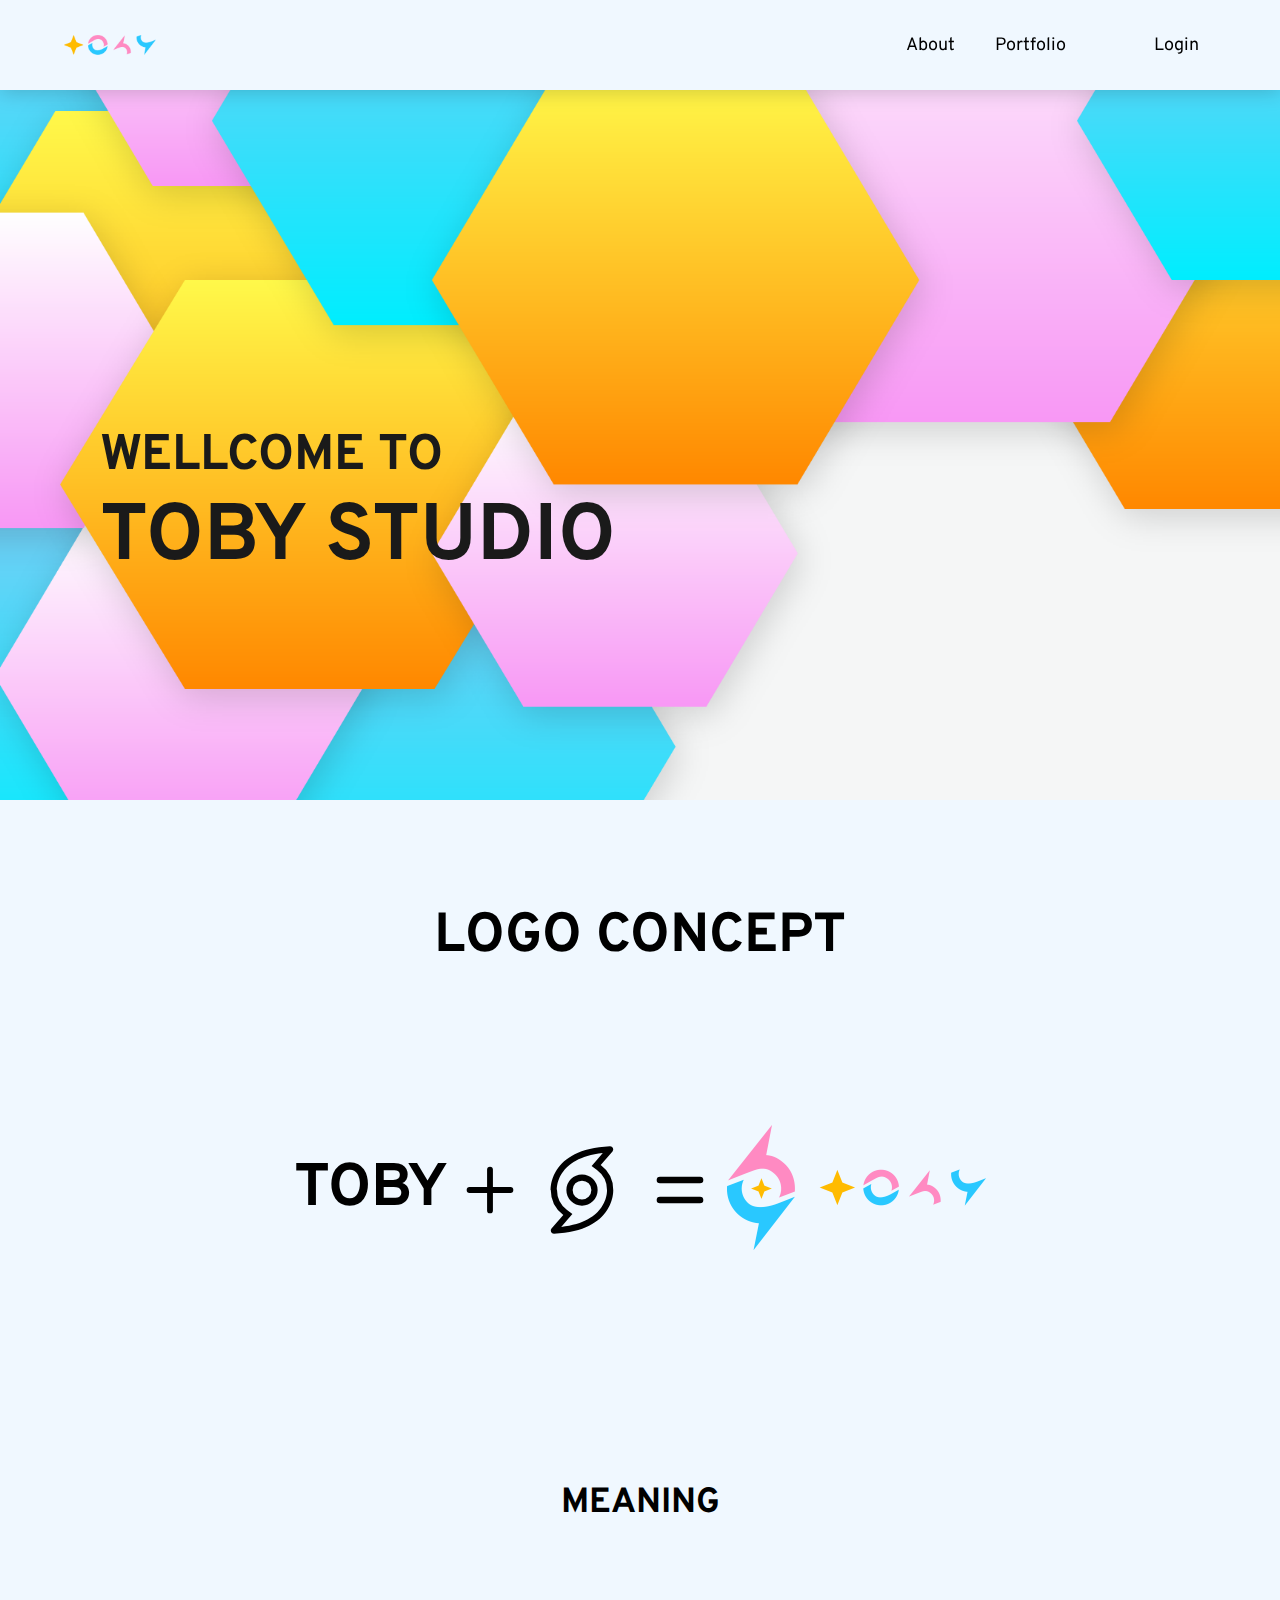
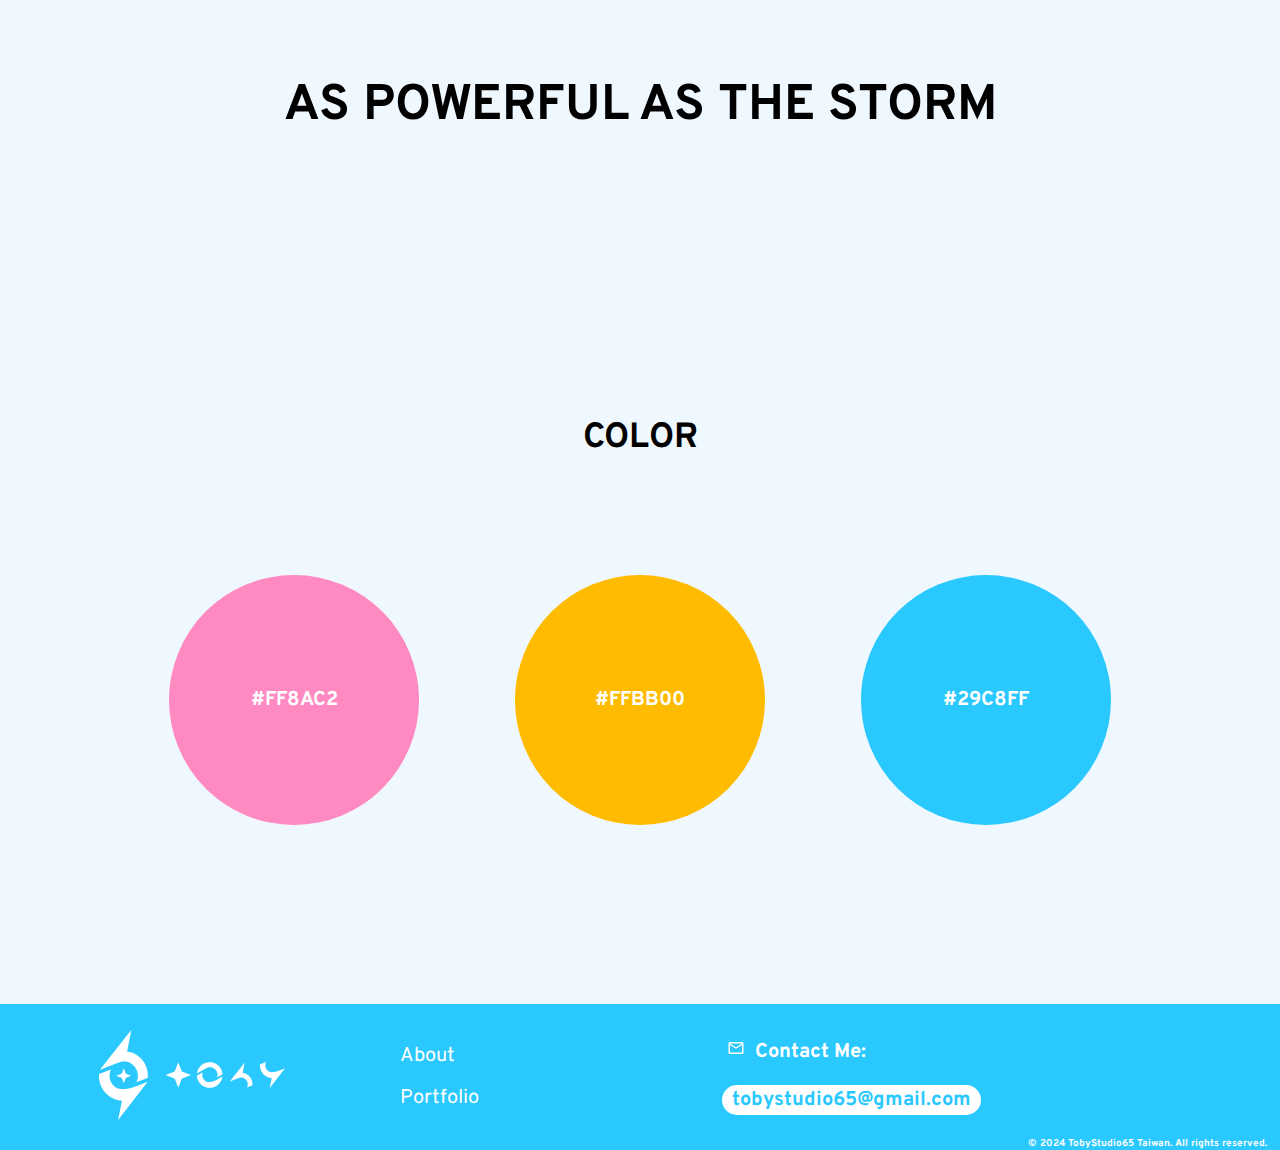
<file: index.html>
<!DOCTYPE html>
<html lang="en">
<head>
    <meta charset="UTF-8">
    <meta name="viewport" content="width=device-width, initial-scale=1.0">
    <title>Home | TobyStudio</title>
    <link rel="stylesheet" href="style.css">
</head>

<body>
    <div class="nav">
        <div class="nav_logo"><a href="index.html"><img src="img/logo-word-f.png" alt="Logo"></a></div>
        <div class="nav_bar">
            <ul>
                <li><a href="about page.html">About</a></li>
                <li><a href="portfolio page.html">Portfolio</a></li>
            </ul>
            <div class="nav_login">
                <a href="https://sakura0605o.github.io/loginpage/">
                    <div class="login_btn">
                        <p>Login</p>
                    </div>
                </a>
            </div>            
        </div>        
    </div>
    <div class="indeximg">
        <div class="img"><img src="img/background.png" alt="Background"></div>
        <div class="img_text">
            <h1>
                <div class="img_index_title">
                    <div class="img_index_wellcome"><P>WELLCOME TO</P></div>
                    <div class="img_index_name"><P>TOBY STUDIO</P></div>
                </div>                
            </h1>
        </div>        
    </div>
    <div class="article">
        <div class="concept">
            <div class="concept_title"><h1>LOGO CONCEPT</h1></div>
            <div class="concept_formula">
                <div class="concept_formula_text"><h1>TOBY</h1></div>
                <div class="icon_plus"></div>
                <div class="icon_storm"></div>
                <div class="icon_equals"></div>
                <div class="icon_logo_horizon"><img src="img/toby5-horizon.png" alt="logo-horizon"></div>
            </div>
        </div>
        <div class="concept_meaning">
            <div class="concept_subtitle"><h1>MEANING</h1></div>
            <div class="concept_meaning_content"><h1>AS POWERFUL AS THE STORM</h1></div>
        </div>
        <div class="concept_color">
            <div class="concept_subtitle"><h1>COLOR</h1></div>            
            <div class="concept_color_number">
                <div class="color_num_1"><h1>#FF8AC2</h1></div>
                <div class="color_num_2"><h1>#FFBB00</h1></div>
                <div class="color_num_3"><h1>#29C8FF</h1></div>
            </div>            
        </div>
    </div>

   <div class="footer">
        <div class="footer_logo"><a href="index.html"><img src="img/toby5-horizon-white.png" alt="Logo"></a></div>
        <div class="footer_nav">            
            <div class="footer_nav_a footer_nav_about"><a href="about page.html">About</a></div>
            <div class="footer_nav_a footer_nav-port"><a href="portfolio page.html">Portfolio</a></div>
        </div>
        <div class="footer_contactme">
            <div class="footer_contactme_title">
                <div class="footer_contactme_title_img"></div>
                <h1>Contact Me:</h1>
            </div>
            <div class="footer_contactme_email">
                <h1>tobystudio65@gmail.com</h1>
            </div>
        </div>
   </div>
   <div class="copyright"><h1>© 2024 TobyStudio65 Taiwan. All rights reserved.</h1></div>
   
</body>

</html>
</file>
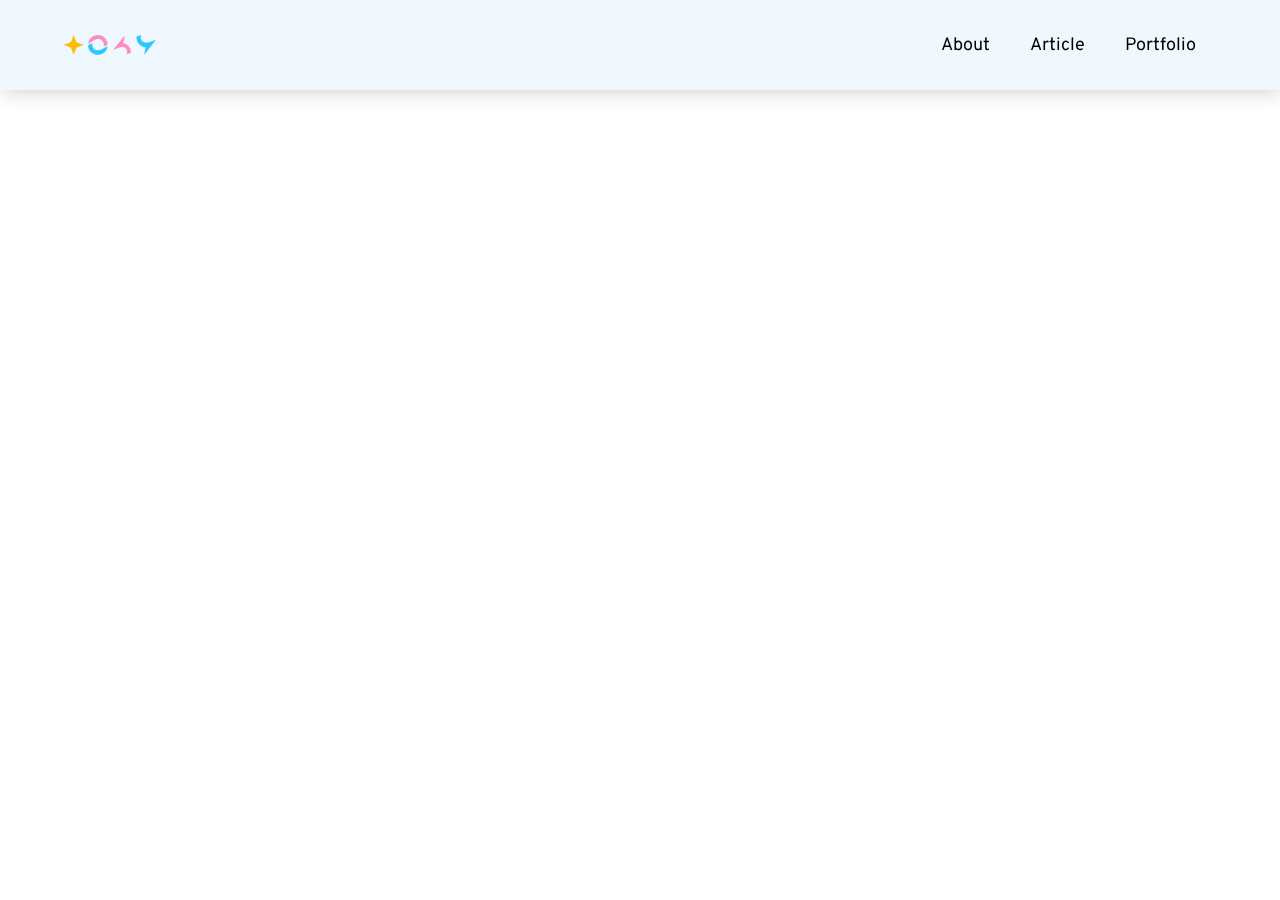
<file: article page.html>
<!DOCTYPE html>
<html lang="en">
<head>
    <meta charset="UTF-8">
    <meta name="viewport" content="width=device-width, initial-scale=1.0">
    <title>Article | TobyStudio</title>
    <link rel="stylesheet" href="style.css">
</head>
<body>
    <div class="nav">
        <div class="nav_logo"><a href="index.html"><img src="img/logo-word-f.png" alt="Logo"></a></div>
        <div class="nav_bar">
            <ul>
                <li><a href="about page.html">About</a></li>
                <li><a href="article page.html">Article</a></li>
                <li><a href="portfolio page.html">Portfolio</a></li>
            </ul>
        </div>        
    </div>
</body>
</html>
</file>
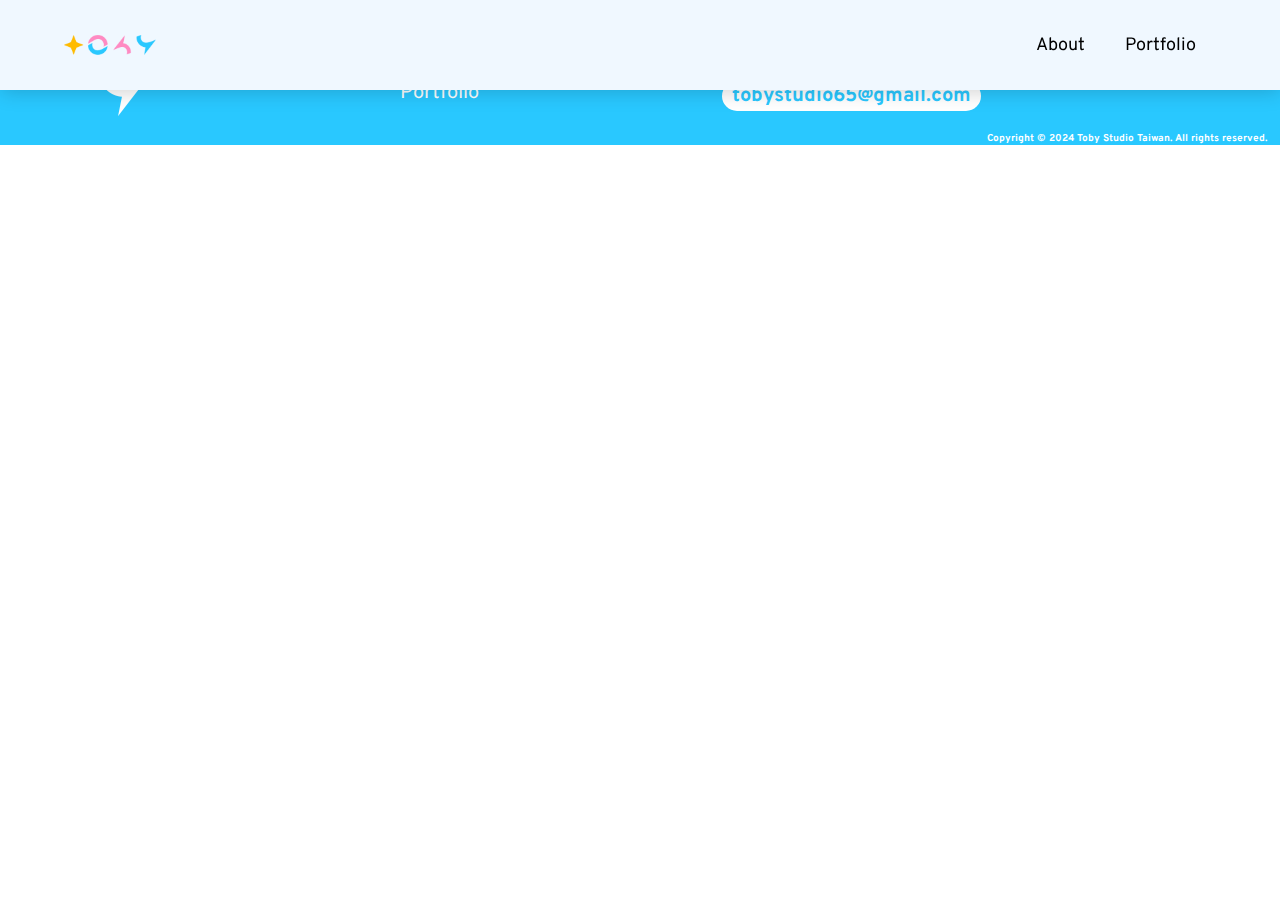
<file: page2.html>
<!DOCTYPE html>
<html lang="en">
<head>
    <meta charset="UTF-8">
    <meta name="viewport" content="width=device-width, initial-scale=1.0">
    <title>About | TobyStudio</title>
    <link rel="stylesheet" href="style.css">
</head>
<body>
    <div class="nav">
        <div class="nav_logo"><a href="index.html"><img src="img/logo-word-f.png" alt="Logo"></a></div>
        <div class="nav_bar">
            <ul>
                <li><a href="page2.html">About</a></li>
                <li><a href="#">Portfolio</a></li>
            </ul>
        </div>        
    </div>



    <div class="footer">
        <div class="footer_logo"><a href="index.html"><img src="img/toby5-horizon-white.png" alt="Logo"></a></div>
        <div class="footer_nav">            
            <div class="footer_nav_a footer_nav_about"><a href="page2.html">About</a></div>
            <div class="footer_nav_a footer_nav-port"><a href="#">Portfolio</a></div>
        </div>
        <div class="footer_contactme">
            <div class="footer_contactme_title">
                <div class="footer_contactme_title_img"></div>
                <h1>Contact Me:</h1>
            </div>
            <div class="footer_contactme_email">
                <h1>tobystudio65@gmail.com</h1>
            </div>
        </div>
   </div>
   <div class="copyright"><h1>Copyright © 2024 Toby Studio Taiwan. All rights reserved.</h1></div>
</body>
</html>
</file>
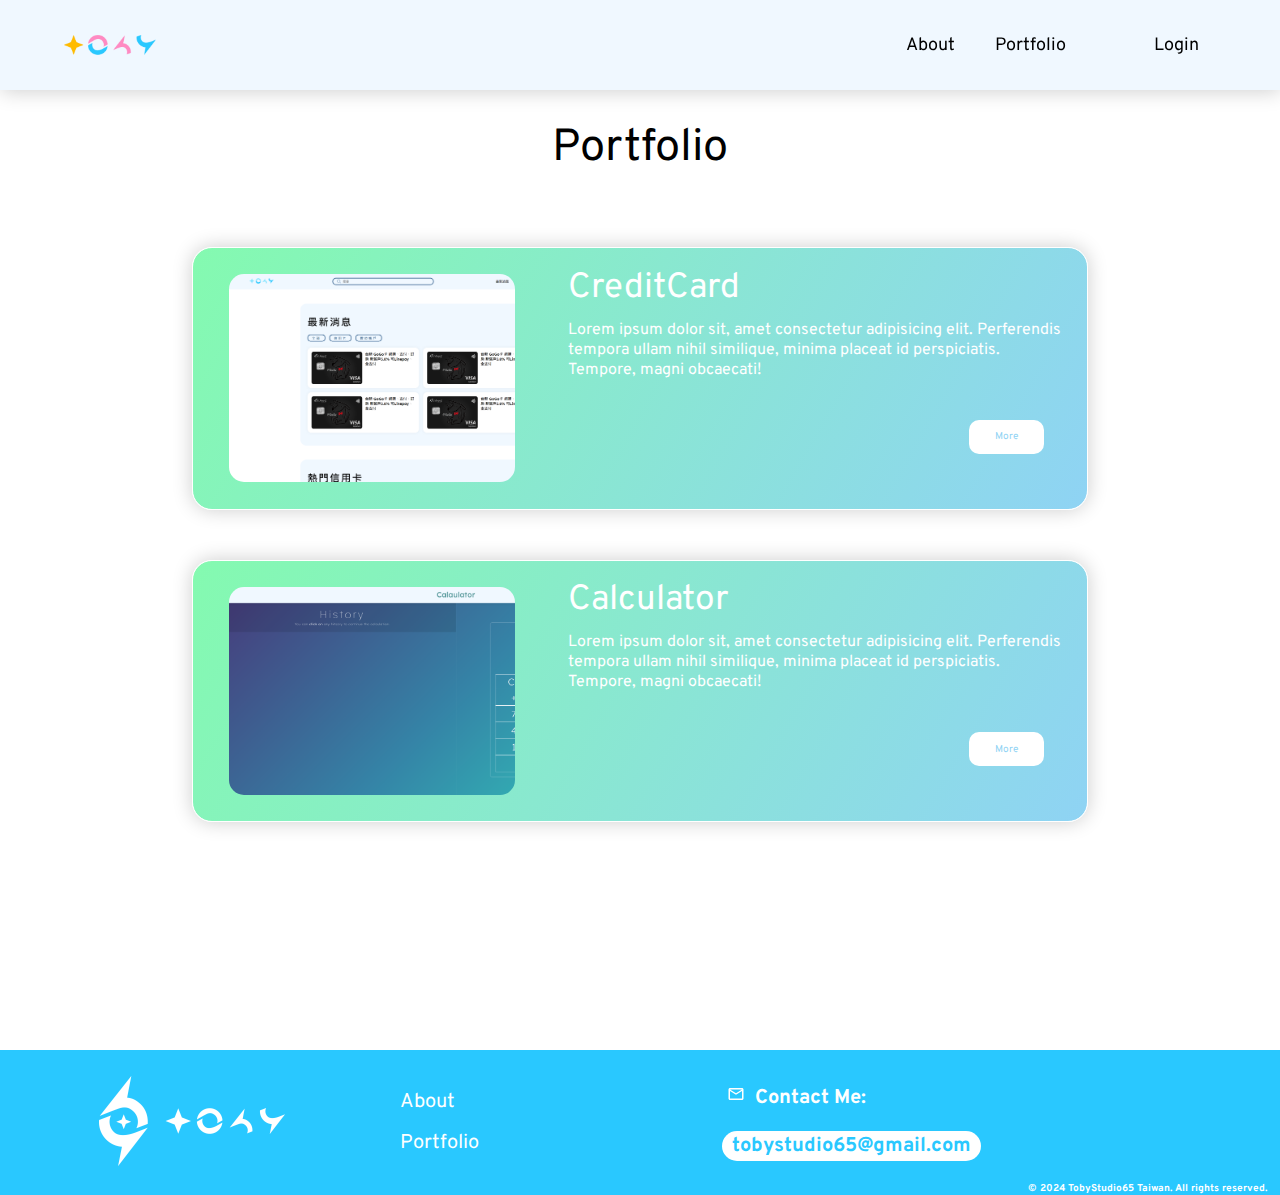
<file: portfolio page.html>
<!DOCTYPE html>
<html lang="en">

<head>
    <meta charset="UTF-8">
    <meta name="viewport" content="width=device-width, initial-scale=1.0">
    <title>About | TobyStudio</title>
    <link rel="stylesheet" href="style.css">
</head>

<body>
    <div class="nav">
        <div class="nav_logo"><a href="index.html"><img src="img/logo-word-f.png" alt="Logo"></a></div>
        <div class="nav_bar">
            <ul>
                <li><a href="about page.html">About</a></li>
                <li><a href="portfolio page.html">Portfolio</a></li>
            </ul>
            <div class="nav_login">
                <a href="https://sakura0605o.github.io/loginpage/">
                    <div class="login_btn">
                        <p>Login</p>
                    </div>
                </a>
            </div>            
        </div>        
    </div>
    <div class="portfolio_block">
        <div class="portfolio_title">
            <p>Portfolio</p>
        </div>
        <div class="portfolio_wrap">
            <div class="portfolio_link portfolio_link_1">
                <a href="https://sakura0605o.github.io/creditcard/">
                    <div class="portfolio_item">
                        <div class="portfolio_item_img_block">
                            <div class="portfolio_item_img portfolio_item_img_1"></div>
                        </div>
                        <div class="portfolio_item_text">
                            <div class="portfolio_item_title">CreditCard</div>
                            <div class="portfolio_item_content">Lorem ipsum dolor sit, amet consectetur adipisicing
                                elit. Perferendis tempora ullam nihil similique, minima placeat id perspiciatis.
                                Tempore, magni obcaecati!
                            </div>
                            <div class="portfolio_item_btn"><p>More</p></div>
                        </div>
                    </div>
                </a>
            </div>
            <div class="portfolio_link portfolio_link_2">
                <a href="https://sakura0605o.github.io/calculator/">
                    <div class="portfolio_item">
                        <div class="portfolio_item_img_block">
                            <div class="portfolio_item_img portfolio_item_img_2"></div>
                        </div>
                        <div class="portfolio_item_text">
                            <div class="portfolio_item_title">Calculator</div>
                            <div class="portfolio_item_content">Lorem ipsum dolor sit, amet consectetur adipisicing
                                elit. Perferendis tempora ullam nihil similique, minima placeat id perspiciatis.
                                Tempore, magni obcaecati!
                            </div>
                            <div class="portfolio_item_btn"><p>More</p></div>
                        </div>
                    </div>
                </a>
            </div>
        </div>
    </div>


    <div class="footer">
        <div class="footer_logo"><a href="index.html"><img src="img/toby5-horizon-white.png" alt="Logo"></a></div>
        <div class="footer_nav">
            <div class="footer_nav_a footer_nav_about"><a href="about page.html">About</a></div>
            <div class="footer_nav_a footer_nav-port"><a href="portfolio page.html">Portfolio</a></div>
        </div>
        <div class="footer_contactme">
            <div class="footer_contactme_title">
                <div class="footer_contactme_title_img"></div>
                <h1>Contact Me:</h1>
            </div>
            <div class="footer_contactme_email">
                <h1>tobystudio65@gmail.com</h1>
            </div>
        </div>
    </div>
    <div class="copyright">
        <h1>© 2024 TobyStudio65 Taiwan. All rights reserved.</h1>
    </div>
</body>

</html>
</file>
<file: style.css>
@import url('https://fonts.googleapis.com/css2?family=Overpass:wght@900&display=swap');

/*取消所有版面配置*/
* {
    margin: 0;
    padding: 0;
    box-sizing: border-box;
    /*寬高設定作用在邊框外緣的範圍內*/
    font-family: 'Overpass', sans-serif;
}
html{
    font-size: 10px;
}

.nav {
    position: fixed;
    /*滾動頁面時一樣維持在網頁最上方*/
    width: 100%;
    height: 10%;
    background-color: #f0f8ff;
    display: flex;
    justify-content: space-between;
    /*物件分散對齊*/
    align-items: center;
    /*水平置中*/
    z-index: 999;
    padding: 0 5%;
    box-shadow: 1px 1px 20px rgba(0,0,0,0.2);
}

.nav_logo {
    width: 102px;
    height: 20px;
}

.nav_bar {
    width: auto;
    display: flex;
    /*水平排列*/
    float: right;
    /*float:right 向右對齊*/
    text-align: right;
    /*文字向右對齊*/
}

.nav_bar ul {
    width: 100%;
    display: flex;
    justify-content: center;
}

.nav_bar li {
    display: inline;
    /* inline-水平 */
    margin: 0 20px;
    list-style-type: none;
}

.nav_bar li a {
    color: black;
    width: 102px;
    height: 20px;
    text-decoration: none;
    /*取消超連結底線*/
    transition: color 0.2s 0s ease-in-out;
    font-size: 1.8rem;
}

.nav_bar li a:hover{
    color: #29C8FF;
}

.nav_login a {
    text-decoration: none;
    font-size: 1.8rem;
}

.nav_login a:hover {
    text-decoration: none;
}

.login_btn {
    width: 80px;
    text-align: center;
    color: black;
    border-radius: 20px;
    margin-left: 50px;
}

.login_btn:hover {
    background-color: #29C8FF;
    color: #f0f8ff;
    border: none;
    transition: all .5s;
}

.indeximg {
    position: relative;
    width: 100%;
    height: 800px;
}

.indeximg img {
    width: 100%;
    height: 800px;
    display: block;
    object-fit: cover;
    object-position: center center;
    z-index: 1;
}

.img_text {
    position: relative;
    z-index: 2;
}

.img_index_title {
    width: 800px;
    margin-top: -375px;
    margin-left: 100px;
    color: #1a1a1a;
}

.img_index_wellcome {
    font-size: 50px;
}

.img_index_name {
    font-size: 80px;
}

.article {
    background-color: aliceblue;
    width: 100%;
    justify-content: center;
    align-items: center;
}

.concept {
    padding: 8% 5%;
}

.concept_title h1 {
    font-size: 55px;
    text-align: center;
}

.concept_subtitle h1 {
    font-size: 35px;
    text-align: center;
}

.concept_formula {
    background-color: transparent;
    height: 250px;
    margin-top: 8%;
    display: flex;
    padding: 5% 20%;
    justify-content: space-between;
    align-items: center;
}

.concept_formula_text {
    font-size: 30px;
}

.icon_storm {
    display: inline-block;
    width: 100px;
    height: 100px;
    --svg: url("data:image/svg+xml,%3Csvg xmlns='http://www.w3.org/2000/svg' viewBox='0 0 32 32'%3E%3Cpath fill='%23000' d='M16 21a5 5 0 1 1 5-5a5.006 5.006 0 0 1-5 5m0-8a3 3 0 1 0 3 3a3.003 3.003 0 0 0-3-3'/%3E%3Cpath fill='%23000' d='m22.652 4.182l-2.177 2.514l-1.404 1.621l1.715 1.288A7.94 7.94 0 0 1 23.996 16l.001.058l.002.041c.018.432.241 10.111-14.654 11.722l2.18-2.517l1.404-1.621l-1.715-1.288A7.94 7.94 0 0 1 8.004 16l-.001-.058L8 15.901c-.018-.431-.24-10.094 14.651-11.719M24.998 2l-.05.001C5.254 2.915 6.005 16 6.005 16a9.98 9.98 0 0 0 4.01 7.995l-3.777 4.36A1.004 1.004 0 0 0 7.002 30l.05-.001C26.747 29.085 25.996 16 25.996 16a9.98 9.98 0 0 0-4.009-7.995l3.776-4.36A1.004 1.004 0 0 0 24.998 2'/%3E%3C/svg%3E");
    background-color: currentColor;
    -webkit-mask-image: var(--svg);
    mask-image: var(--svg);
    -webkit-mask-repeat: no-repeat;
    mask-repeat: no-repeat;
    -webkit-mask-size: 100% 100%;
    mask-size: 100% 100%;
}

.icon_plus {
    display: inline-block;
    width: 70px;
    height: 70px;
    --svg: url("data:image/svg+xml,%3Csvg xmlns='http://www.w3.org/2000/svg' viewBox='0 0 24 24'%3E%3Cpath fill='none' stroke='%23000' stroke-linecap='round' stroke-linejoin='round' stroke-width='2' d='M12 5v14m-7-7h14'/%3E%3C/svg%3E");
    background-color: currentColor;
    -webkit-mask-image: var(--svg);
    mask-image: var(--svg);
    -webkit-mask-repeat: no-repeat;
    mask-repeat: no-repeat;
    -webkit-mask-size: 100% 100%;
    mask-size: 100% 100%;
}

.icon_equals {
    display: inline-block;
    width: 80px;
    height: 80px;
    --svg: url("data:image/svg+xml,%3Csvg xmlns='http://www.w3.org/2000/svg' viewBox='0 0 24 24'%3E%3Cpath fill='%23000' d='M18 9.998H6a1 1 0 1 1 0-2h12a1 1 0 0 1 0 2m0 6H6a1 1 0 0 1 0-2h12a1 1 0 0 1 0 2'/%3E%3C/svg%3E");
    background-color: currentColor;
    -webkit-mask-image: var(--svg);
    mask-image: var(--svg);
    -webkit-mask-repeat: no-repeat;
    mask-repeat: no-repeat;
    -webkit-mask-size: 100% 100%;
    mask-size: 100% 100%;
}

.concept_meaning {
    padding: 5%;
}

.concept_meaning_content {
    margin: 150px 0;
    text-align: center;
}

.concept_meaning_content h1 {
    font-size: 50px;
}

.concept_color {
    padding: 5%;
}

.concept_color_number {
    margin: 10% 5%;
    display: flex;
    justify-content: space-around;
    align-items: center;
}

.color_num_1 {
    background-color: #FF8AC2;
    height: 250px;
    width: 250px;
    border-radius: 50%;
    display: flex;
    align-items: center;
}

.color_num_1 h1 {
    color: white;
    height: 250px;
    width: 250px;
    text-align: center;
    line-height: 250px;
    /*文字垂直置中(要設置跟div一樣高度)*/
}

.color_num_2 {
    background-color: #FFBB00;
    height: 250px;
    width: 250px;
    border-radius: 50%;
    display: flex;
    align-items: center;
}

.color_num_2 h1 {
    color: white;
    height: 250px;
    width: 250px;
    text-align: center;
    line-height: 250px;
    /*文字垂直置中(要設置跟div一樣高度)*/
}

.color_num_3 {
    background-color: #29C8FF;
    height: 250px;
    width: 250px;
    border-radius: 50%;
    display: flex;
    align-items: center;
}

.color_num_3 h1 {
    color: white;
    height: 250px;
    width: 250px;
    text-align: center;
    line-height: 250px;
    /*文字垂直置中(要設置跟div一樣高度)*/
}

.footer {
    width: 100%;
    background-color: #29C8FF;
    display: flex;
    align-items: center;
    justify-content: space-between;
    padding: 2% 5% 1% 5%;
}

.footer_logo {
    margin: 0 8% 0 3%;
}

.footer_nav {
    display: flex;
    flex-direction: column;
    /*垂直排列*/
}

.footer_nav_a {
    margin: 10%;
}

.footer_nav_a a {
    color: white;
    text-decoration: none;
    /*取消超連結底線*/
    font-size: 20px;
}

.footer_contactme {
    display: flex;
    flex-direction: column;
    margin: 0 20%;
}

.footer_contactme_title {
    display: flex;
}

.footer_contactme_title_img {
    display: inline-block;
    width: 1.8rem;
    height: 1.8rem;
    --svg: url("data:image/svg+xml,%3Csvg xmlns='http://www.w3.org/2000/svg' viewBox='0 0 24 24'%3E%3Cpath fill='%23000' d='M22 6c0-1.1-.9-2-2-2H4c-1.1 0-2 .9-2 2v12c0 1.1.9 2 2 2h16c1.1 0 2-.9 2-2zm-2 0l-8 5l-8-5zm0 12H4V8l8 5l8-5z'/%3E%3C/svg%3E");
    background-color: white;
    -webkit-mask-image: var(--svg);
    mask-image: var(--svg);
    -webkit-mask-repeat: no-repeat;
    mask-repeat: no-repeat;
    -webkit-mask-size: 100% 100%;
    mask-size: 100% 100%;
    margin: 0 10px 0 10px;
}

.footer_contactme_title h1 {
    font-size: 20px;
    color: white;
    margin-bottom: 20px;
}

.footer_contactme_email {
    background-color: white;
    display: flex;
    align-items: center;
    border-radius: 30px;
    padding: 2px 0;
    margin: 0 5px;
}

.footer_contactme_email h1 {
    font-size: 20px;
    color: #29C8FF;
    margin: 0 10px;
    text-align: center;
}

.copyright {
    background-color: #29C8FF;
    padding: 0 1%;
}

.copyright h1 {
    font-size: 10px;
    color: white;
    text-align: right;
}

.about_title h1 {
    margin-top: -375px;
    margin-left: 5%;
    font-size: 80px;
}

.portfolio_block {
    width: 100%;
    height: 100vh;
    padding-top: 50px;
    padding-bottom: 100px;
    margin-bottom: 150px;
}

.portfolio_title {
    text-align: center;
    font-size: 4.5rem;
    margin: 70px 0;
}

.portfolio_wrap{
    width: 100%;
    height: 100%;
}

.portfolio_link {
    width: 70%;
    height: 35%;
    margin: auto;
    border-radius: 20px;
    border: white 1px solid;
    background-image: linear-gradient(120deg, #84fab0 0%, #8fd3f4 100%);
    box-shadow: 0px 0px 20px rgba(0,0,0,0.2);
    margin-bottom: 50px;
}

.portfolio_link a{    
    text-decoration: none;
}

.portfolio_item{
    width: 100%;
    height: 100%;
    display: flex;    
    border-radius: 20px;
    transition: all 0.5s 0s ease-in-out;
}

.portfolio_item:hover{
    backdrop-filter: hue-rotate(90deg);    
}

.portfolio_item_img_block{
    width: 40%;
    height: 100%;
    border-radius: 20px;
    display: flex;
    justify-content: center;
    align-items: center;
}
.portfolio_item_img{
    width: 80%;
    height: 80%;
    background-repeat: no-repeat;
    background-size: cover;
    border-radius: 15px;
}

.portfolio_item_img_1{
    background-image: url("img/creditcard page.png");
}

.portfolio_item_img_2{
    background-image: url("img/calculator.png");
}

.portfolio_item_text{
    width: 60%;
    height: 100%;
    position: relative;
    padding: 2%;
    color: white;
}
.portfolio_item_title{
    font-size: 3.5rem;
    margin-bottom: 10px;
}
.portfolio_item_content{
    font-size: 1.6rem;
}
.portfolio_item_btn{
    width: 15%;
    height: 15%;
    background-color: white;
    border-radius: 10px;
    text-align: center;
    color: #1a1a1a;
    display: flex;
    justify-content: center;
    align-items: center;
    margin-top: 8%;
    margin-left: 80%;
    color: #8fd3f4;
}
</file>
